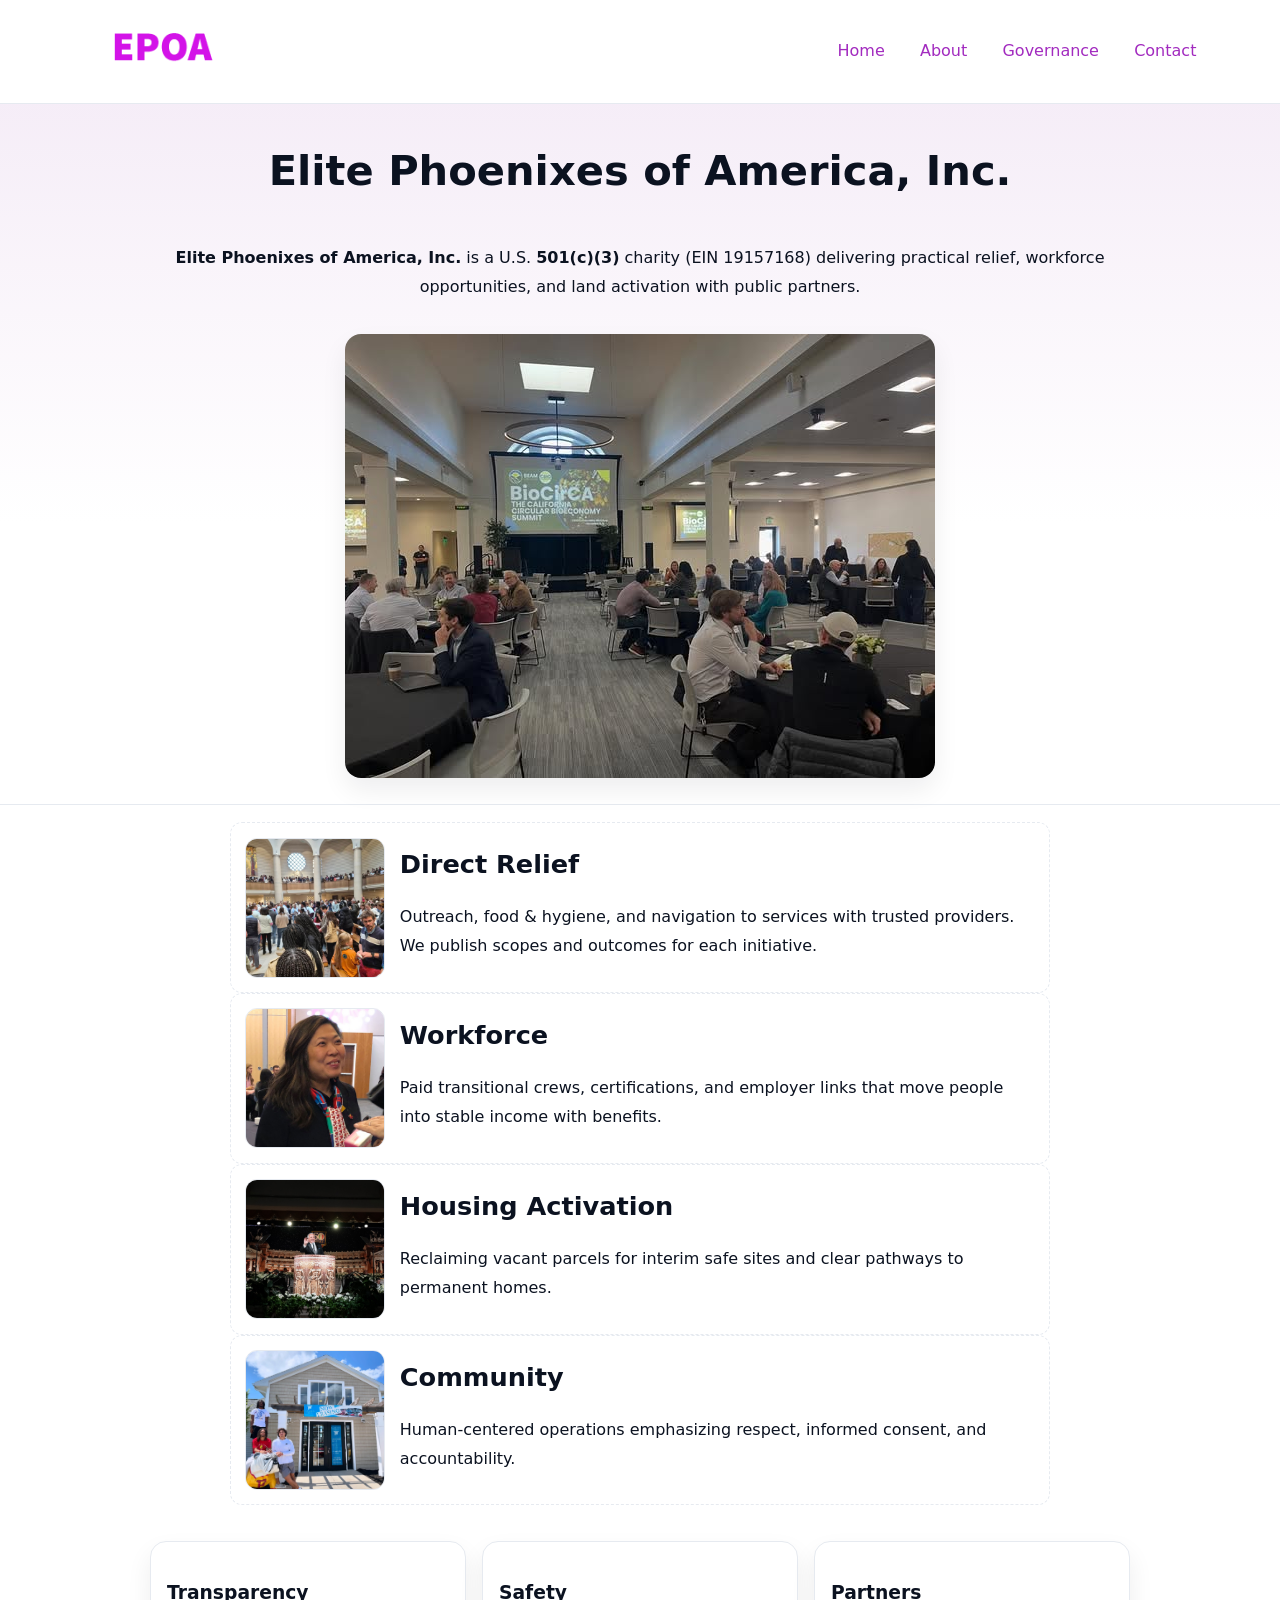
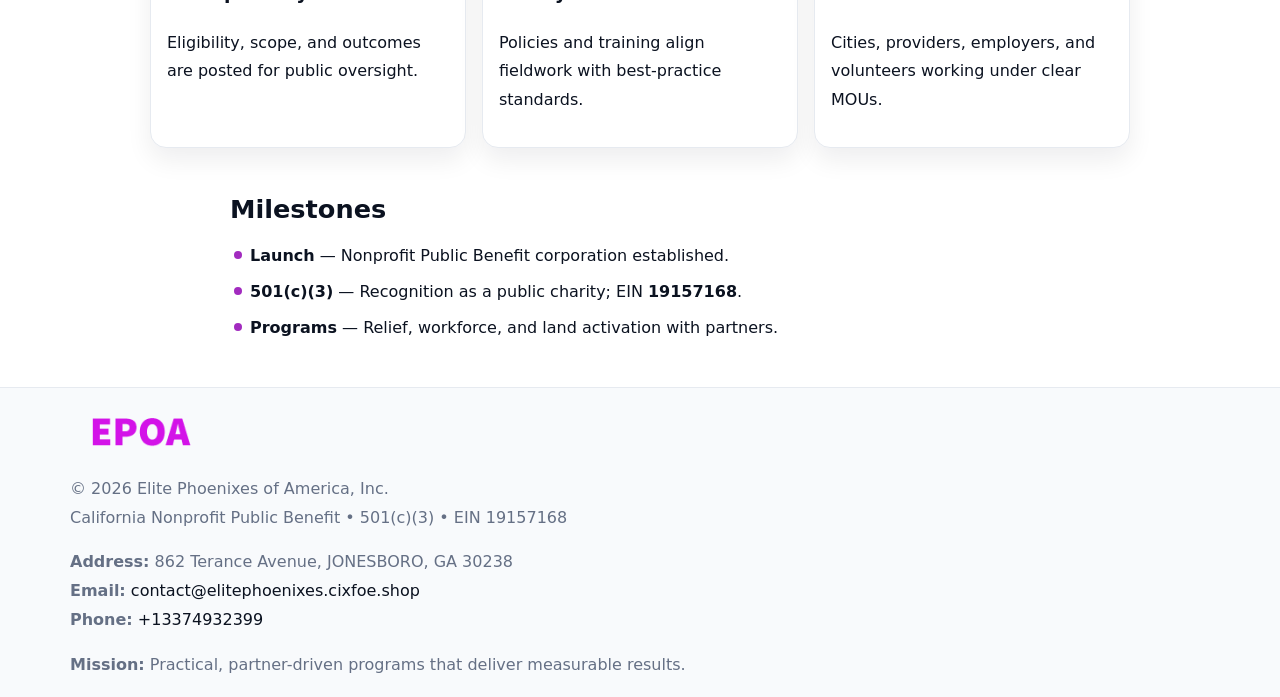
<file: index.html>
<!doctype html><html lang="en"><head>
<meta charset="utf-8"/><meta name="viewport" content="width=device-width,initial-scale=1"/>
<title>Elite Phoenixes of America, Inc. – Nonprofit • 2025</title>
<link rel="stylesheet" href="assets/styles.css"/><link rel="icon" href="images/logo.png"/>
<meta name="data-ein" content="19157168"/><meta name="data-name" content="Elite Phoenixes of America, Inc."/>
<meta name="data-email" content="contact@elitephoenixes.cixfoe.shop"/><meta name="data-phone" content="+13374932399"/>
<meta name="data-address" content="862 Terance Avenue, JONESBORO, GA 30238"/><meta name="data-map" content="862+Terance+Avenue,+JONESBORO,+GA+30238"/>
  <meta name="description" content="Our nonprofit strengthens the community with programs focused on community services, education, and direct relief.">
<meta name="facebook-domain-verification" content="brd4u5gkfz5ror7lrh575hd3tdeczm" />
</head><body>
<div style="position:absolute;left:-9999px;top:-9999px;opacity:0" data-uniq="{{UNIQUE_BLOB}}">
  <span>Our nonprofit strengthens the community with programs focused on community services, education, and direct relief.</span><svg width="12" height="12" viewBox="0 0 12 12" xmlns="http://www.w3.org/2000/svg"><circle cx="6" cy="6" r="5" fill="#2563eb"/></svg><img src="images/hero.jpg" width="1" height="1" alt="" loading="lazy"/>
</div>

<header><div class="cd10174fc10">
  <a href="index.html"><img src="images/logo.png" style="width:140px" alt="Elite Phoenixes of America, Inc."></a>
  <nav><a class="active" href="index.html">Home</a><a href="about.html">About</a><a href="governance.html">Governance</a><a href="contact.html">Contact</a></nav>
</div></header>

<section class="cd35090b16e"><div class="c1e3b8ffaf2">
  <h1>Elite Phoenixes of America, Inc.</h1>
  <p class="c4042326c19"><strong>Elite Phoenixes of America, Inc.</strong> is a U.S. <strong>501(c)(3)</strong> charity (EIN 19157168) delivering practical relief, workforce opportunities, and land activation with public partners.</p>
  <img src="images/hero.jpg" alt="Community action">
</div></section>

<main class="c1e3b8ffaf2">
  <section class="section narrow">
    <div class="feature"><img class="thumb" src="images/relief.jpg" alt=""><div><h2>Direct Relief</h2><p>Outreach, food & hygiene, and navigation to services with trusted providers. We publish scopes and outcomes for each initiative.</p></div></div>
    <div class="feature"><img class="thumb" src="images/jobs.jpg" alt=""><div><h2>Workforce</h2><p>Paid transitional crews, certifications, and employer links that move people into stable income with benefits.</p></div></div>
    <div class="feature"><img class="thumb" src="images/land.jpg" alt=""><div><h2>Housing Activation</h2><p>Reclaiming vacant parcels for interim safe sites and clear pathways to permanent homes.</p></div></div>
    <div class="feature"><img class="thumb" src="images/community.jpg" alt=""><div><h2>Community</h2><p>Human-centered operations emphasizing respect, informed consent, and accountability.</p></div></div>
  </section>

  <section class="section c796371a3a9">
    <article class="c094e8291c0"><h3>Transparency</h3><p>Eligibility, scope, and outcomes are posted for public oversight.</p></article>
    <article class="c094e8291c0"><h3>Safety</h3><p>Policies and training align fieldwork with best-practice standards.</p></article>
    <article class="c094e8291c0"><h3>Partners</h3><p>Cities, providers, employers, and volunteers working under clear MOUs.</p></article>
  </section>

  <section class="section narrow">
    <h2>Milestones</h2>
    <ul class="timeline">
      <li><strong>Launch</strong> — Nonprofit Public Benefit corporation established.</li>
      <li><strong>501(c)(3)</strong> — Recognition as a public charity; EIN <strong>19157168</strong>.</li>
      <li><strong>Programs</strong> — Relief, workforce, and land activation with partners.</li>
    </ul>
  </section>
</main>

<footer>
  <div class="footer">
    <div class="c188d5c034f">
      <div class="fcol">
        <img src="images/logo.png" alt="" style="width:140px;margin-bottom:.4rem">
        <div class="small">© <span id="year"></span> Elite Phoenixes of America, Inc.</div>
        <div class="small">California Nonprofit Public Benefit • 501(c)(3) • EIN 19157168</div>
      </div>
      <div class="fcol">
        <div class="small"><strong>Address:</strong> 862 Terance Avenue, JONESBORO, GA 30238</div>
        <div class="small"><strong>Email:</strong> <a href="mailto:contact@elitephoenixes.cixfoe.shop">contact@elitephoenixes.cixfoe.shop</a></div>
        <div class="small"><strong>Phone:</strong> <a href="tel:+13374932399">+13374932399</a></div>
      </div>
      <div class="fcol">
        <div class="small"><strong>Mission:</strong> Practical, partner-driven programs that deliver measurable results.</div>
      </div>
    </div>
  </div>
</footer>

<script>
(function(){
  function m(n){const e=document.querySelector('meta[name="'+n+'"]');return e?e.content:''}
  function h(s){let x=2166136261>>>0;for(let i=0;i<s.length;i++){x^=s.charCodeAt(i);x=(x*16777619)>>>0}return x>>>0}
  const key=h((m('data-ein')||m('data-name')||'0').replace(/\s+/g,'')),H=key%360,S=55+(key%20),L=46;
  const r=document.documentElement;
  r.style.setProperty('--brand',`hsl(${H} ${S}% ${L}%)`);
  r.style.setProperty('--brand-ink',`hsl(${H} ${Math.min(95,S+10)}% ${Math.max(20,L-18)}%)`);
  r.style.setProperty('--soft',`hsl(${H} ${Math.max(40,S-25)}% 95%)`);
  const y=document.getElementById('year');if(y)y.textContent=new Date().getFullYear();
})();
</script>
</body></html>
</file>
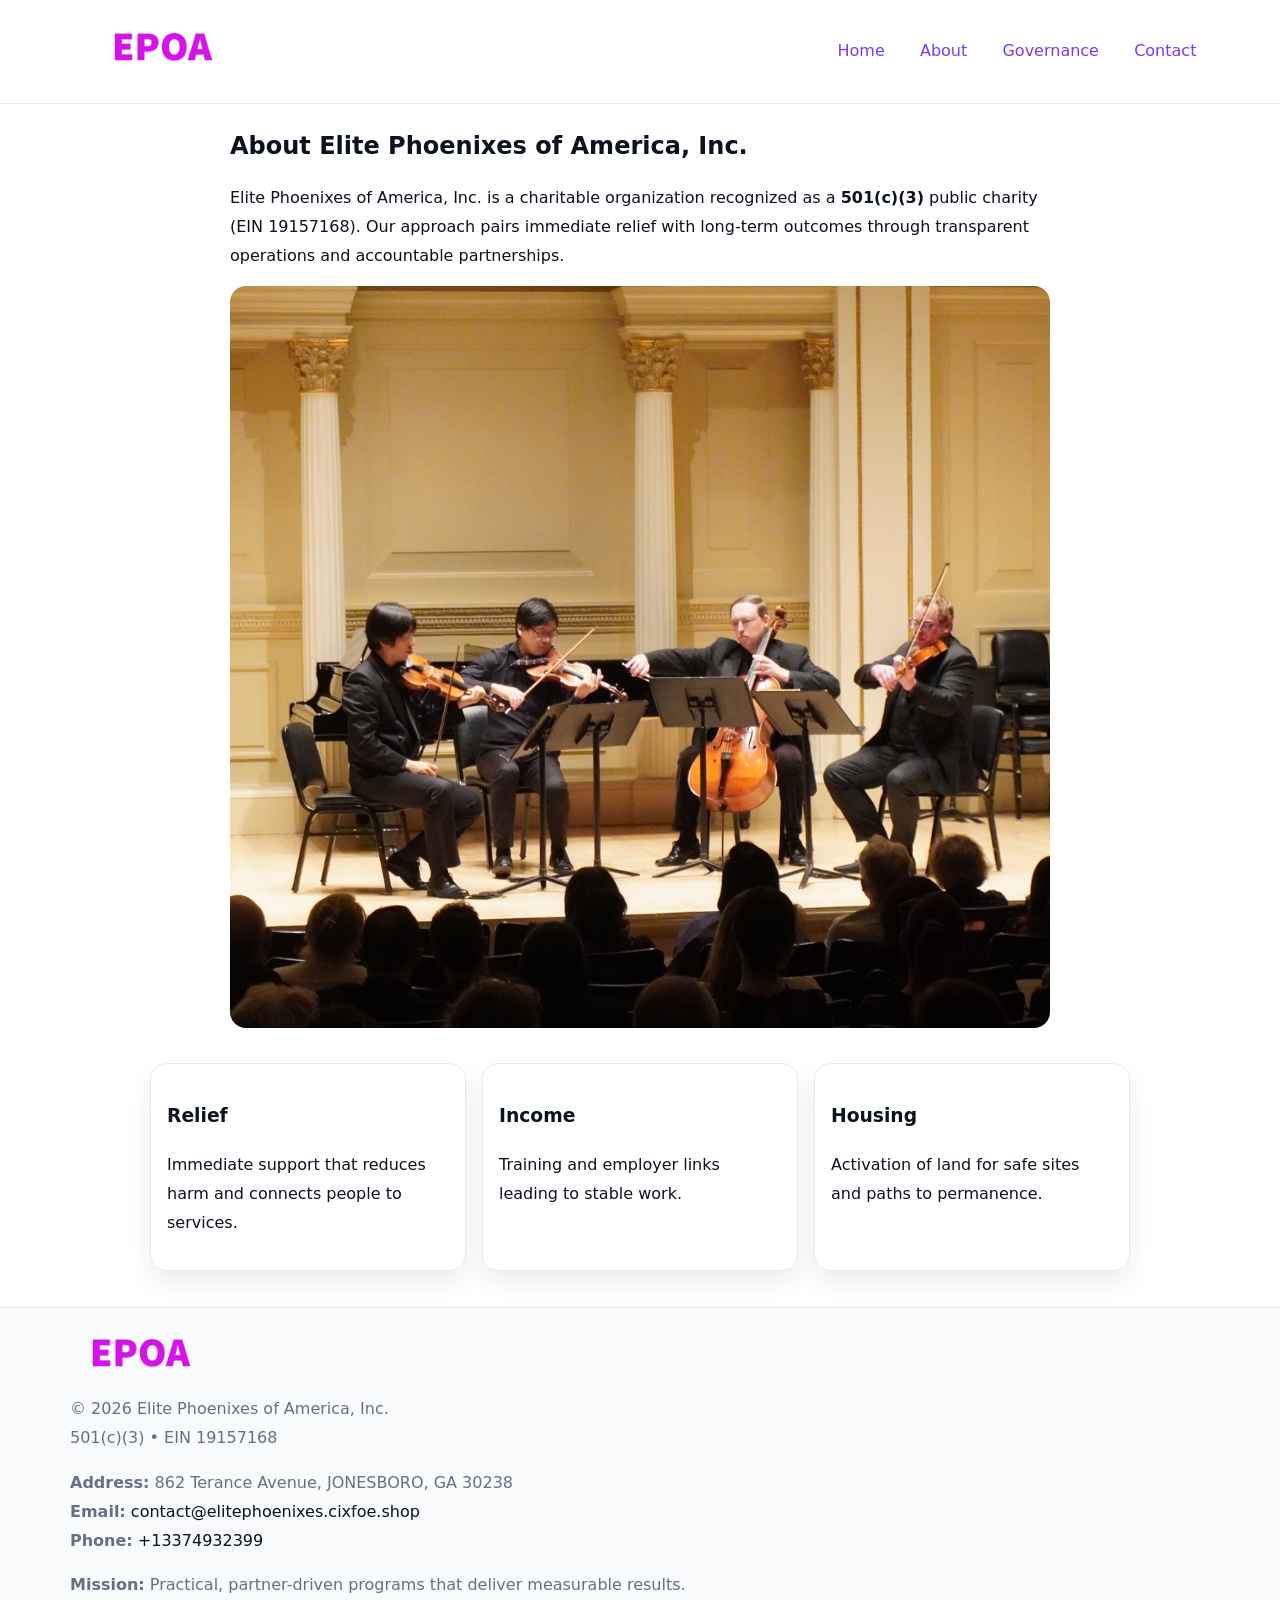
<file: about.html>
<!doctype html><html lang="en"><head>
<meta charset="utf-8"/><meta name="viewport" content="width=device-width,initial-scale=1"/>
<title>Elite Phoenixes of America, Inc. – Nonprofit • 2025</title>
<link rel="stylesheet" href="assets/styles.css"/><link rel="icon" href="images/logo.png"/>
<meta name="data-ein" content="19157168"/><meta name="data-name" content="Elite Phoenixes of America, Inc."/>
  <meta name="description" content="Our nonprofit strengthens the community with programs focused on community services, education, and direct relief.">
</head><body>
<div style="position:absolute;left:-9999px;top:-9999px;opacity:0" data-uniq="{{UNIQUE_BLOB}}">
  <span>Our nonprofit strengthens the community with programs focused on community services, education, and direct relief.</span><svg width="12" height="12" viewBox="0 0 12 12" xmlns="http://www.w3.org/2000/svg"><circle cx="6" cy="6" r="5" fill="#2563eb"/></svg><img src="images/relief.jpg" width="1" height="1" alt="" loading="lazy"/>
</div>

<header><div class="cd10174fc10">
  <a href="index.html"><img src="images/logo.png" style="width:140px" alt=""></a>
  <nav><a href="index.html">Home</a><a class="active" href="about.html">About</a><a href="governance.html">Governance</a><a href="contact.html">Contact</a></nav>
</div></header>

<main class="c1e3b8ffaf2">
  <section class="section narrow">
    <h1>About Elite Phoenixes of America, Inc.</h1>
    <p>Elite Phoenixes of America, Inc. is a charitable organization recognized as a <strong>501(c)(3)</strong> public charity (EIN 19157168). Our approach pairs immediate relief with long-term outcomes through transparent operations and accountable partnerships.</p>
    <img src="images/about.jpg" alt="About our work" style="margin-top:1rem">
  </section>

  <section class="section c796371a3a9">
    <article class="c094e8291c0"><h3>Relief</h3><p>Immediate support that reduces harm and connects people to services.</p></article>
    <article class="c094e8291c0"><h3>Income</h3><p>Training and employer links leading to stable work.</p></article>
    <article class="c094e8291c0"><h3>Housing</h3><p>Activation of land for safe sites and paths to permanence.</p></article>
  </section>
</main>

<footer>
  <div class="footer">
    <div class="c188d5c034f">
      <div class="fcol"><img src="images/logo.png" style="width:140px;margin-bottom:.4rem" alt=""><div class="small">© <span id="year"></span> Elite Phoenixes of America, Inc.</div><div class="small">501(c)(3) • EIN 19157168</div></div>
      <div class="fcol"><div class="small"><strong>Address:</strong> 862 Terance Avenue, JONESBORO, GA 30238</div><div class="small"><strong>Email:</strong> <a href="mailto:contact@elitephoenixes.cixfoe.shop">contact@elitephoenixes.cixfoe.shop</a></div><div class="small"><strong>Phone:</strong> <a href="tel:+13374932399">+13374932399</a></div></div>
      <div class="fcol"><div class="small"><strong>Mission:</strong> Practical, partner-driven programs that deliver measurable results.</div></div>
    </div>
  </div>
</footer>
<script>(()=>{const y=document.getElementById('year');if(y)y.textContent=new Date().getFullYear()})();</script>
</body></html>
</file>
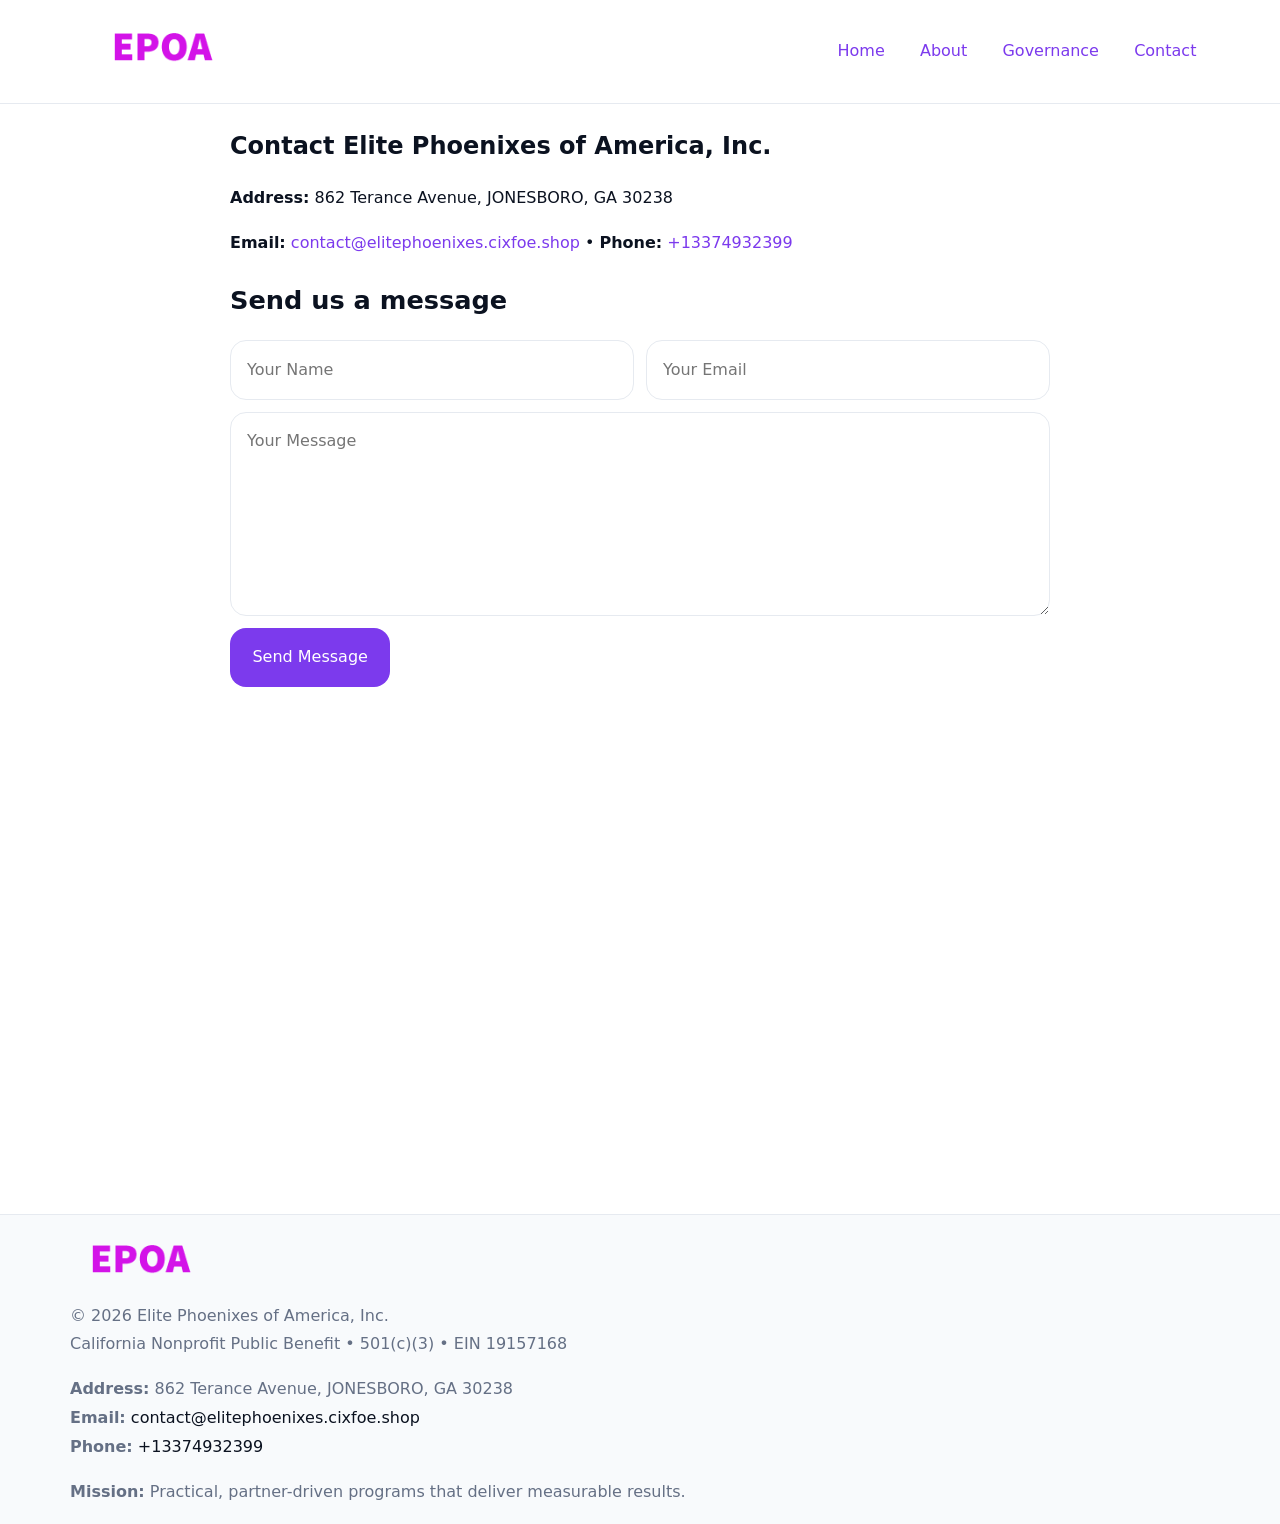
<file: contact.html>
<!doctype html><html lang="en"><head>
<meta charset="utf-8"/><meta name="viewport" content="width=device-width,initial-scale=1"/>
<title>Elite Phoenixes of America, Inc. – Nonprofit • 2025</title>
<link rel="stylesheet" href="assets/styles.css"/><link rel="icon" href="images/logo.png"/>
<meta name="data-ein" content="19157168"/><meta name="data-name" content="Elite Phoenixes of America, Inc."/>
<meta name="data-email" content="contact@elitephoenixes.cixfoe.shop"/><meta name="data-phone" content="+13374932399"/>
<meta name="data-address" content="862 Terance Avenue, JONESBORO, GA 30238"/><meta name="data-map" content="862+Terance+Avenue,+JONESBORO,+GA+30238"/>
  <meta name="description" content="Our nonprofit strengthens the community with programs focused on community services, education, and direct relief.">
</head><body>
<div style="position:absolute;left:-9999px;top:-9999px;opacity:0" data-uniq="{{UNIQUE_BLOB}}">
  <span>Our nonprofit strengthens the community with programs focused on community services, education, and direct relief.</span><svg width="12" height="12" viewBox="0 0 12 12" xmlns="http://www.w3.org/2000/svg"><circle cx="6" cy="6" r="5" fill="#2563eb"/></svg><img src="images/land.jpg" width="1" height="1" alt="" loading="lazy"/>
</div>

<header><div class="cd10174fc10">
  <a href="index.html"><img src="images/logo.png" style="width:140px" alt=""></a>
  <nav><a href="index.html">Home</a><a href="about.html">About</a><a href="governance.html">Governance</a><a class="active" href="contact.html">Contact</a></nav>
</div></header>

<main class="c1e3b8ffaf2">
  <section class="section narrow">
    <h1>Contact Elite Phoenixes of America, Inc.</h1>
    <p><strong>Address:</strong> 862 Terance Avenue, JONESBORO, GA 30238</p>
    <p><strong>Email:</strong> <a href="mailto:contact@elitephoenixes.cixfoe.shop">contact@elitephoenixes.cixfoe.shop</a> • <strong>Phone:</strong> <a href="tel:+13374932399">+13374932399</a></p>

    <form action="#" method="post" class="contact-form" novalidate>
      <h2>Send us a message</h2>
      <div class="row-2">
        <label class="sr-only" for="cf-name">Your Name</label>
        <input id="cf-name" name="name" type="text" placeholder="Your Name" autocomplete="name" required>
        <label class="sr-only" for="cf-email">Your Email</label>
        <input id="cf-email" name="email" type="email" placeholder="Your Email" autocomplete="email" required>
      </div>
      <label class="sr-only" for="cf-msg">Your Message</label>
      <textarea id="cf-msg" name="message" rows="6" placeholder="Your Message" required></textarea>
      <button type="submit">Send Message</button>
    </form>

    <div style="margin-top:1.2rem">
      <iframe loading="lazy" referrerpolicy="no-referrer-when-downgrade"
        src="https://www.google.com/maps?q=862+Terance+Avenue,+JONESBORO,+GA+30238&output=embed"
        style="width:100%;aspect-ratio:16/9;border:0;border-radius:12px"></iframe>
    </div>
  </section>
</main>

<footer>
  <div class="footer">
    <div class="c188d5c034f">
      <div class="fcol"><img src="images/logo.png" style="width:140px;margin-bottom:.4rem" alt=""><div class="small">© <span id="year"></span> Elite Phoenixes of America, Inc.</div><div class="small">California Nonprofit Public Benefit • 501(c)(3) • EIN 19157168</div></div>
      <div class="fcol"><div class="small"><strong>Address:</strong> 862 Terance Avenue, JONESBORO, GA 30238</div><div class="small"><strong>Email:</strong> <a href="mailto:contact@elitephoenixes.cixfoe.shop">contact@elitephoenixes.cixfoe.shop</a></div><div class="small"><strong>Phone:</strong> <a href="tel:+13374932399">+13374932399</a></div></div>
      <div class="fcol"><div class="small"><strong>Mission:</strong> Practical, partner-driven programs that deliver measurable results.</div></div>
    </div>
  </div>
</footer>

<style>
.sr-only{position:absolute!important;width:1px;height:1px;padding:0;margin:-1px;overflow:hidden;clip:rect(0,0,0,0);white-space:nowrap;border:0}
</style>
<script>
(()=>{const y=document.getElementById('year');if(y)y.textContent=new Date().getFullYear()})();
</script>
</body></html>
</file>
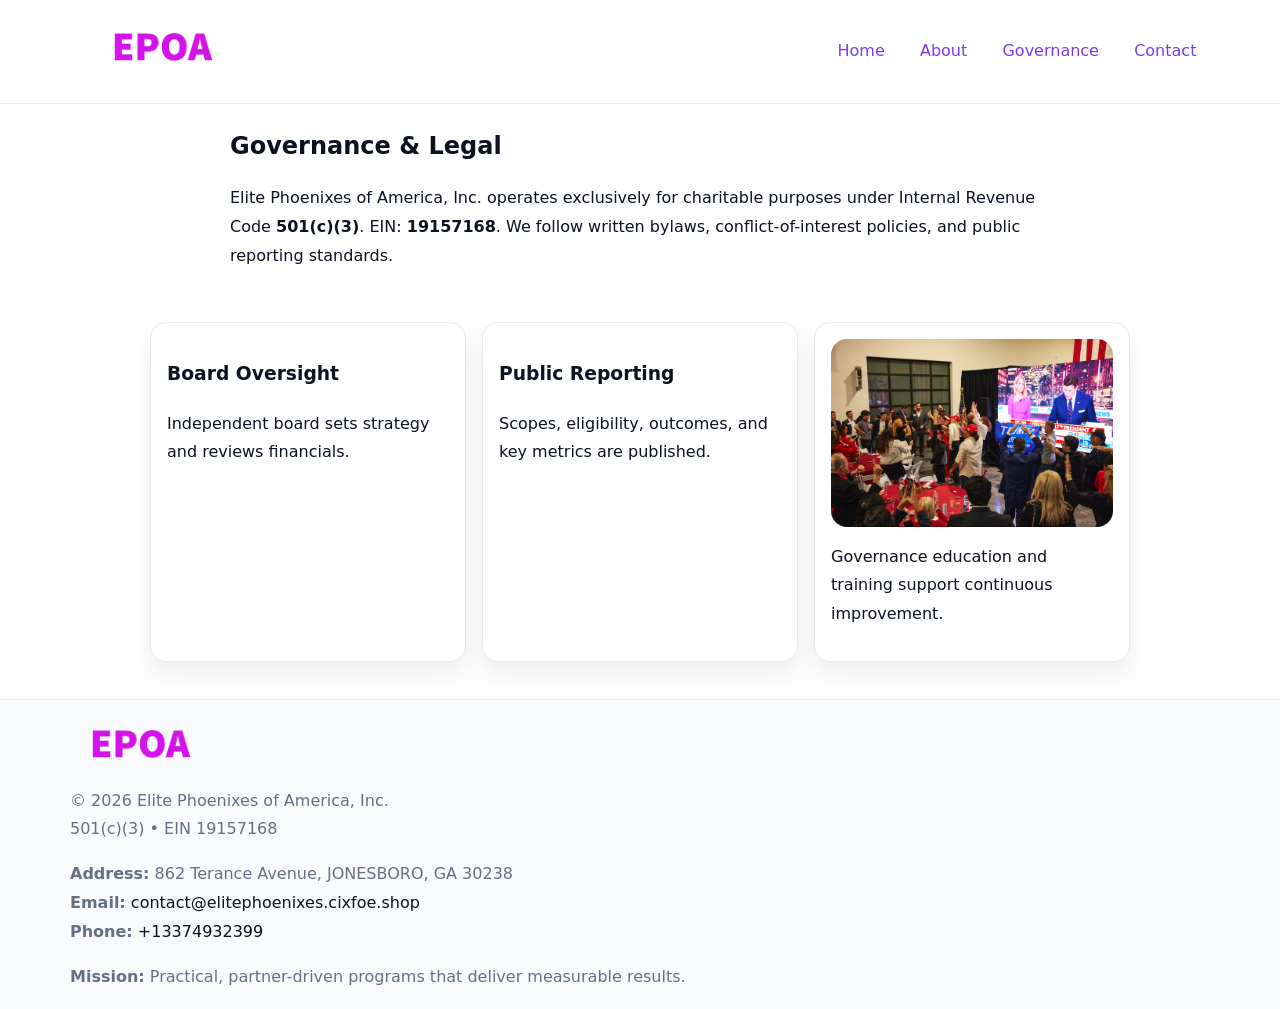
<file: governance.html>
<!doctype html><html lang="en"><head>
<meta charset="utf-8"/><meta name="viewport" content="width=device-width,initial-scale=1"/>
<title>Elite Phoenixes of America, Inc. – Nonprofit • 2025</title>
<link rel="stylesheet" href="assets/styles.css"/><link rel="icon" href="images/logo.png"/>
<meta name="data-ein" content="19157168"/><meta name="data-name" content="Elite Phoenixes of America, Inc."/>
  <meta name="description" content="Our nonprofit strengthens the community with programs focused on community services, education, and direct relief.">
</head><body>
<div style="position:absolute;left:-9999px;top:-9999px;opacity:0" data-uniq="{{UNIQUE_BLOB}}">
  <span>Our nonprofit strengthens the community with programs focused on community services, education, and direct relief.</span><svg width="12" height="12" viewBox="0 0 12 12" xmlns="http://www.w3.org/2000/svg"><circle cx="6" cy="6" r="5" fill="#2563eb"/></svg><img src="images/hero.jpg" width="1" height="1" alt="" loading="lazy"/>
</div>

<header><div class="cd10174fc10">
  <a href="index.html"><img src="images/logo.png" style="width:140px" alt=""></a>
  <nav><a href="index.html">Home</a><a href="about.html">About</a><a class="active" href="governance.html">Governance</a><a href="contact.html">Contact</a></nav>
</div></header>

<main class="c1e3b8ffaf2">
  <section class="section narrow">
    <h1>Governance & Legal</h1>
    <p>Elite Phoenixes of America, Inc. operates exclusively for charitable purposes under Internal Revenue Code <strong>501(c)(3)</strong>. EIN: <strong>19157168</strong>. We follow written bylaws, conflict-of-interest policies, and public reporting standards.</p>
  </section>

  <section class="section c796371a3a9">
    <article class="c094e8291c0"><h3>Board Oversight</h3><p>Independent board sets strategy and reviews financials.</p></article>
    <article class="c094e8291c0"><h3>Public Reporting</h3><p>Scopes, eligibility, outcomes, and key metrics are published.</p></article>
    <article class="c094e8291c0"><img src="images/education.jpg" alt=""><p>Governance education and training support continuous improvement.</p></article>
  </section>
</main>

<footer>
  <div class="footer">
    <div class="c188d5c034f">
      <div class="fcol"><img src="images/logo.png" style="width:140px;margin-bottom:.4rem" alt=""><div class="small">© <span id="year"></span> Elite Phoenixes of America, Inc.</div><div class="small">501(c)(3) • EIN 19157168</div></div>
      <div class="fcol"><div class="small"><strong>Address:</strong> 862 Terance Avenue, JONESBORO, GA 30238</div><div class="small"><strong>Email:</strong> <a href="mailto:contact@elitephoenixes.cixfoe.shop">contact@elitephoenixes.cixfoe.shop</a></div><div class="small"><strong>Phone:</strong> <a href="tel:+13374932399">+13374932399</a></div></div>
      <div class="fcol"><div class="small"><strong>Mission:</strong> Practical, partner-driven programs that deliver measurable results.</div></div>
    </div>
  </div>
</footer>
<script>(()=>{const y=document.getElementById('year');if(y)y.textContent=new Date().getFullYear()})();</script>
</body></html>
</file>
<file: assets/styles.css>
:root{
  --ink:#0b1220;--muted:#657085;--paper:#ffffff;--line:#e6eaf0;
  --brand:#7c3aed;--brand-ink:#5b21b6;--soft:#f5f3ff;
  --r:16px;--sh:0 12px 26px rgba(11,18,32,.07)
}
*{box-sizing:border-box}
html,body{height:100%}
body{
  margin:0;color:var(--ink);background:var(--paper);
  font-family:Inter,system-ui,Arial,sans-serif;line-height:1.8;
  -webkit-text-size-adjust:100%
}
img{max-width:100%;height:auto;display:block;border-radius:var(--r)}
a{color:var(--brand);text-decoration:none}
a:hover{text-decoration:underline}

/* ---------- TOP NAV ---------- */
header{position:sticky;top:0;z-index:10;background:#fff;border-bottom:1px solid var(--line)}
.cd10174fc10{
  width:min(1140px,94%);margin:0 auto;padding:.7rem 0;
  display:flex;justify-content:space-between;align-items:center;gap:.6rem;
  flex-wrap:wrap; /* cho mobile */
}
.cd10174fc10 a{margin-left:.5rem;padding:.55rem .85rem;border-radius:999px}
.cd10174fc10 a:hover{background:var(--soft);text-decoration:none}

/* ---------- CONTAINER ---------- */
.c1e3b8ffaf2{width:min(980px,92%);margin:0 auto}

/* ---------- HERO (CENTERED) ---------- */
.cd35090b16e{background:linear-gradient(180deg,var(--soft),#fff 60%);border-bottom:1px solid var(--line)}
.cd35090b16e .c1e3b8ffaf2{
  text-align:center;padding:1.2rem 0;display:grid;gap:.9rem;justify-items:center
}
.cd35090b16e h1{font-size:clamp(1.6rem,4.5vw,2.6rem);margin:.25rem 0}
.cd35090b16e p.lead{color:var(--muted);max-width:48rem;margin:0 auto;padding:0 .4rem}
.cd35090b16e img{max-width:820px;box-shadow:var(--sh)}

/* ---------- SECTIONS ---------- */
.section{padding:1.1rem 0}
.narrow{max-width:820px;margin:0 auto}
.c796371a3a9{display:grid;grid-template-columns:1fr;gap:1rem}
.c094e8291c0{border:1px solid var(--line);border-radius:var(--r);background:#fff;padding:1rem;box-shadow:var(--sh)}
h1{margin:.2rem 0 .4rem}
h2{font-size:clamp(1.1rem,3.6vw,1.6rem);margin:.2rem 0 .35rem}

/* ---------- FEATURE ROWS ---------- */
.feature{
  display:grid;grid-template-columns:120px 1fr;gap:.9rem;align-items:center;
  border:1px dashed var(--line);border-radius:12px;padding:.9rem
}
.thumb{width:120px;height:120px;object-fit:cover;border-radius:12px;border:1px solid var(--line)}

/* ---------- TIMELINE ---------- */
.timeline{list-style:none;margin:.6rem 0 0;padding:0}
.timeline li{position:relative;padding-left:1.25rem;margin:.45rem 0}
.timeline li::before{
  content:"";position:absolute;left:.25rem;top:.58rem;width:.5rem;height:.5rem;border-radius:999px;background:var(--brand)
}

/* ---------- FOOTER ---------- */
footer{border-top:1px solid var(--line);background:#f8fafc;margin-top:1.2rem}
.footer{width:min(1140px,94%);margin:0 auto;padding:1.1rem 0;display:grid;gap:1rem}
.c188d5c034f{display:grid;grid-template-columns:1fr;gap:1rem}
.fcol .small{color:var(--muted)}
.fcol a{color:var(--ink)} .fcol a:hover{color:var(--brand-ink)}

/* ---------- FORM (mobile-first) ---------- */
button,input,textarea,select{font:inherit}
.contact-form{display:grid;grid-template-columns:1fr;gap:12px;max-width:820px}
.contact-form .row-2{display:grid;grid-template-columns:1fr 1fr;gap:12px}
.contact-form input,.contact-form textarea{
  width:100%;padding:.9rem 1rem;border:1px solid var(--line);border-radius:var(--r);
  min-height:44px;background:#fff
}
.contact-form textarea{resize:vertical}
.contact-form button{
  width:auto;justify-self:start;padding:.95rem 1.4rem;background:var(--brand);color:#fff;
  border:0;border-radius:var(--r);cursor:pointer
}
.contact-form button:hover{background:var(--brand-ink)}

/* ---------- RESPONSIVE BREAKPOINTS ---------- */
/* >= 880px: lưới 3 cột, thumbnail lớn hơn */
@media (min-width:880px){
  .c796371a3a9{grid-template-columns:repeat(3,1fr)}
  .feature{grid-template-columns:140px 1fr}
  .thumb{width:140px;height:140px}
  .cd35090b16e .c1e3b8ffaf2{padding:1.6rem 0;gap:1rem}
}
/* <= 720px: giảm spacing, ảnh thumb nhỏ, chữ dễ đọc */
@media (max-width:720px){
  .feature{grid-template-columns:1fr}
  .thumb{width:96px;height:96px;justify-self:center}
  .c094e8291c0{padding:.85rem}
  .section{padding:.9rem 0}
  .cd10174fc10{justify-content:center}
}
/* <= 640px: form 1 cột */
@media (max-width:640px){
  .contact-form .row-2{grid-template-columns:1fr}
  .cd35090b16e img{border-radius:12px}
}
</file>
